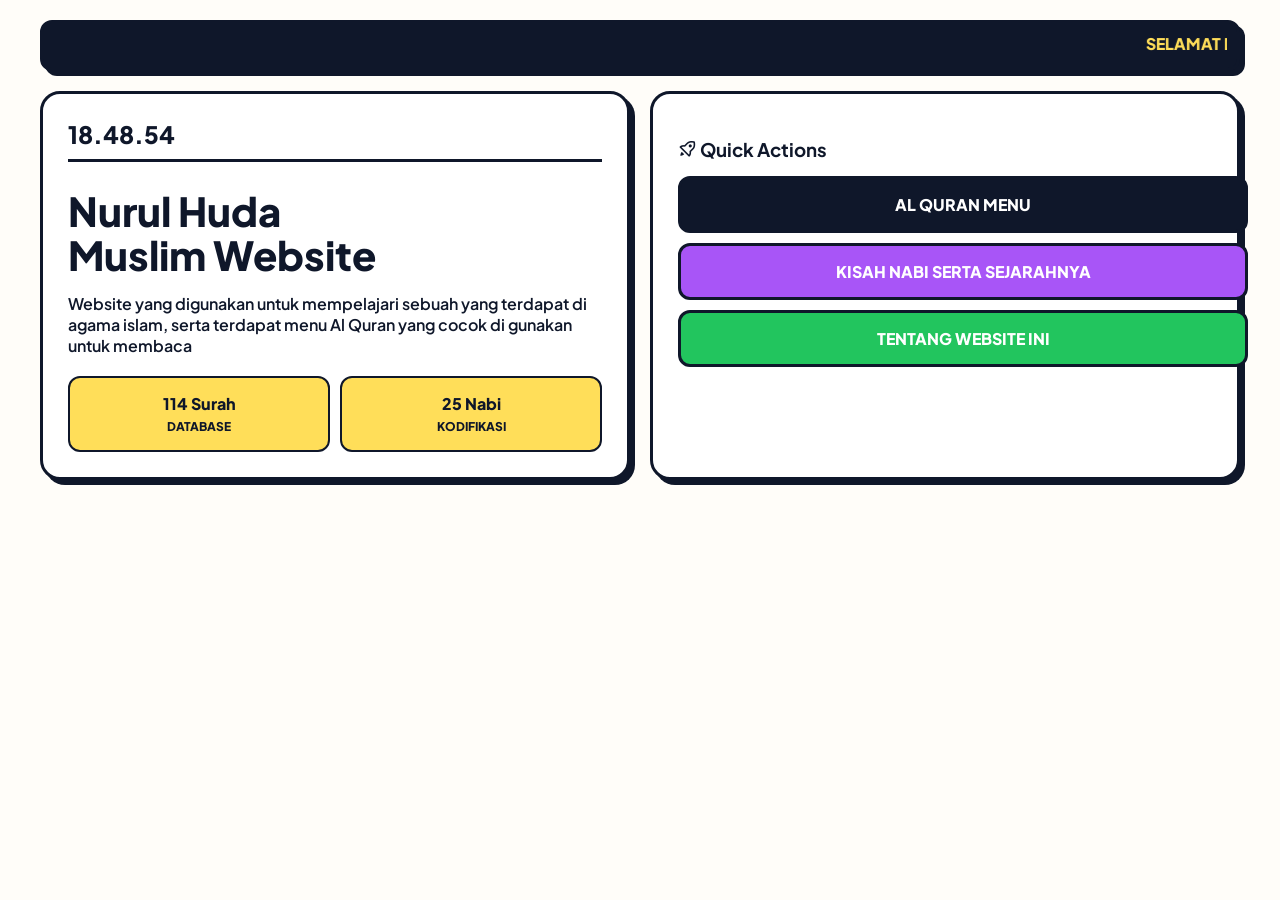
<file: index.html>
<!DOCTYPE html>
<html lang="id">
<head>
    <meta charset="UTF-8">
    <meta name="viewport" content="width=device-width, initial-scale=1.0">
    <title>Islamic Website</title>
    <link href='https://unpkg.com/boxicons@2.1.4/css/boxicons.min.css' rel='stylesheet'>
    <link href="https://fonts.googleapis.com/css2?family=Plus+Jakarta+Sans:wght@500;700;800&display=swap" rel="stylesheet">
    <style>
        :root {
            --bg-color: #FFFDF9;
            --main-color: #FFDE59;
            --dark-color: #0F172A;
            --accent-green: #22C55E;
            --accent-purple: #A855F7;
            --accent-orange: #FB923C;
            --border-color: #0F172A;
            --shadow-neo: 5px 5px 0px #0F172A;
        }

        body { background-color: var(--bg-color); color: var(--dark-color); font-family: 'Plus Jakarta Sans', sans-serif; padding: 20px; max-width: 1200px; margin: 0 auto; }

        .marquee-container {
            background: var(--dark-color);
            color: var(--main-color);
            padding: 10px;
            border: 3px solid var(--border-color);
            border-radius: 12px;
            margin-bottom: 20px;
            font-weight: 800;
            overflow: hidden;
            box-shadow: var(--shadow-neo);
        }

        .dashboard-grid { display: grid; grid-template-columns: repeat(auto-fit, minmax(300px, 1fr)); gap: 20px; }

        .card {
            background: #fff;
            border: 3px solid var(--border-color);
            padding: 25px;
            border-radius: 20px;
            box-shadow: var(--shadow-neo);
            transition: 0.2s;
        }

        .card:hover { transform: translate(-5px, -5px); box-shadow: 10px 10px 0px var(--border-color); }

        .hero-title { font-size: 40px; font-weight: 800; line-height: 1.1; margin-bottom: 15px; }

        .stats-grid { display: grid; grid-template-columns: 1fr 1fr; gap: 10px; margin-top: 20px; }
        .stat-box { background: var(--main-color); border: 2px solid var(--border-color); padding: 15px; border-radius: 12px; text-align: center; font-weight: 800; }

        .btn-menu {
            display: block;
            width: 100%;
            background: var(--dark-color);
            color: white;
            padding: 15px;
            text-align: center;
            border-radius: 12px;
            font-weight: 800;
            text-decoration: none;
            border: 3px solid var(--border-color);
            margin-top: 10px;
        }

        .clock-box { font-size: 24px; font-weight: 800; border-bottom: 3px solid var(--border-color); padding-bottom: 10px; margin-bottom: 10px; }
    </style>
</head>
<body>

    <div class="marquee-container">
        <marquee behavior="scroll" direction="left">
            SELAMAT DATANG USER SEMOGA BETAH YA , NIKMATI SEMUA FITUR YANG TERDAPAT DI WEBSITE INI
        </marquee>
    </div>

    <div class="dashboard-grid">
        <div class="card">
            <div class="clock-box" id="realTime">00:00:00</div>
            <h1 class="hero-title">Nurul Huda<br>Muslim Website</h1>
            <p style="font-weight: 600;">Website yang digunakan untuk mempelajari sebuah yang terdapat di agama islam, serta terdapat menu Al Quran yang cocok di gunakan untuk membaca</p>
            
            <div class="stats-grid">
                <div class="stat-box">114 Surah<br><span style="font-size:12px;">DATABASE</span></div>
                <div class="stat-box">25 Nabi<br><span style="font-size:12px;">KODIFIKASI</span></div>
            </div>
        </div>

        <div class="card">
            <h3 style="margin-bottom: 15px;"><i class='bx bx-rocket'></i> Quick Actions</h3>
            <a href="quran.html" class="btn-menu">AL QURAN MENU</a>
            <a href="kisah.html" class="btn-menu" style="background: var(--accent-purple);">KISAH NABI SERTA SEJARAHNYA</a>
            <a href="tentang.html" class="btn-menu" style="background: var(--accent-green);">TENTANG WEBSITE INI</a>
        </div>
    </div>

    <script>
        function updateClock() {
            const now = new Date();
            document.getElementById('realTime').innerText = now.toLocaleTimeString('id-ID');
        }
        setInterval(updateClock, 1000);
        updateClock();
    </script>
</body>
</html>
</file>
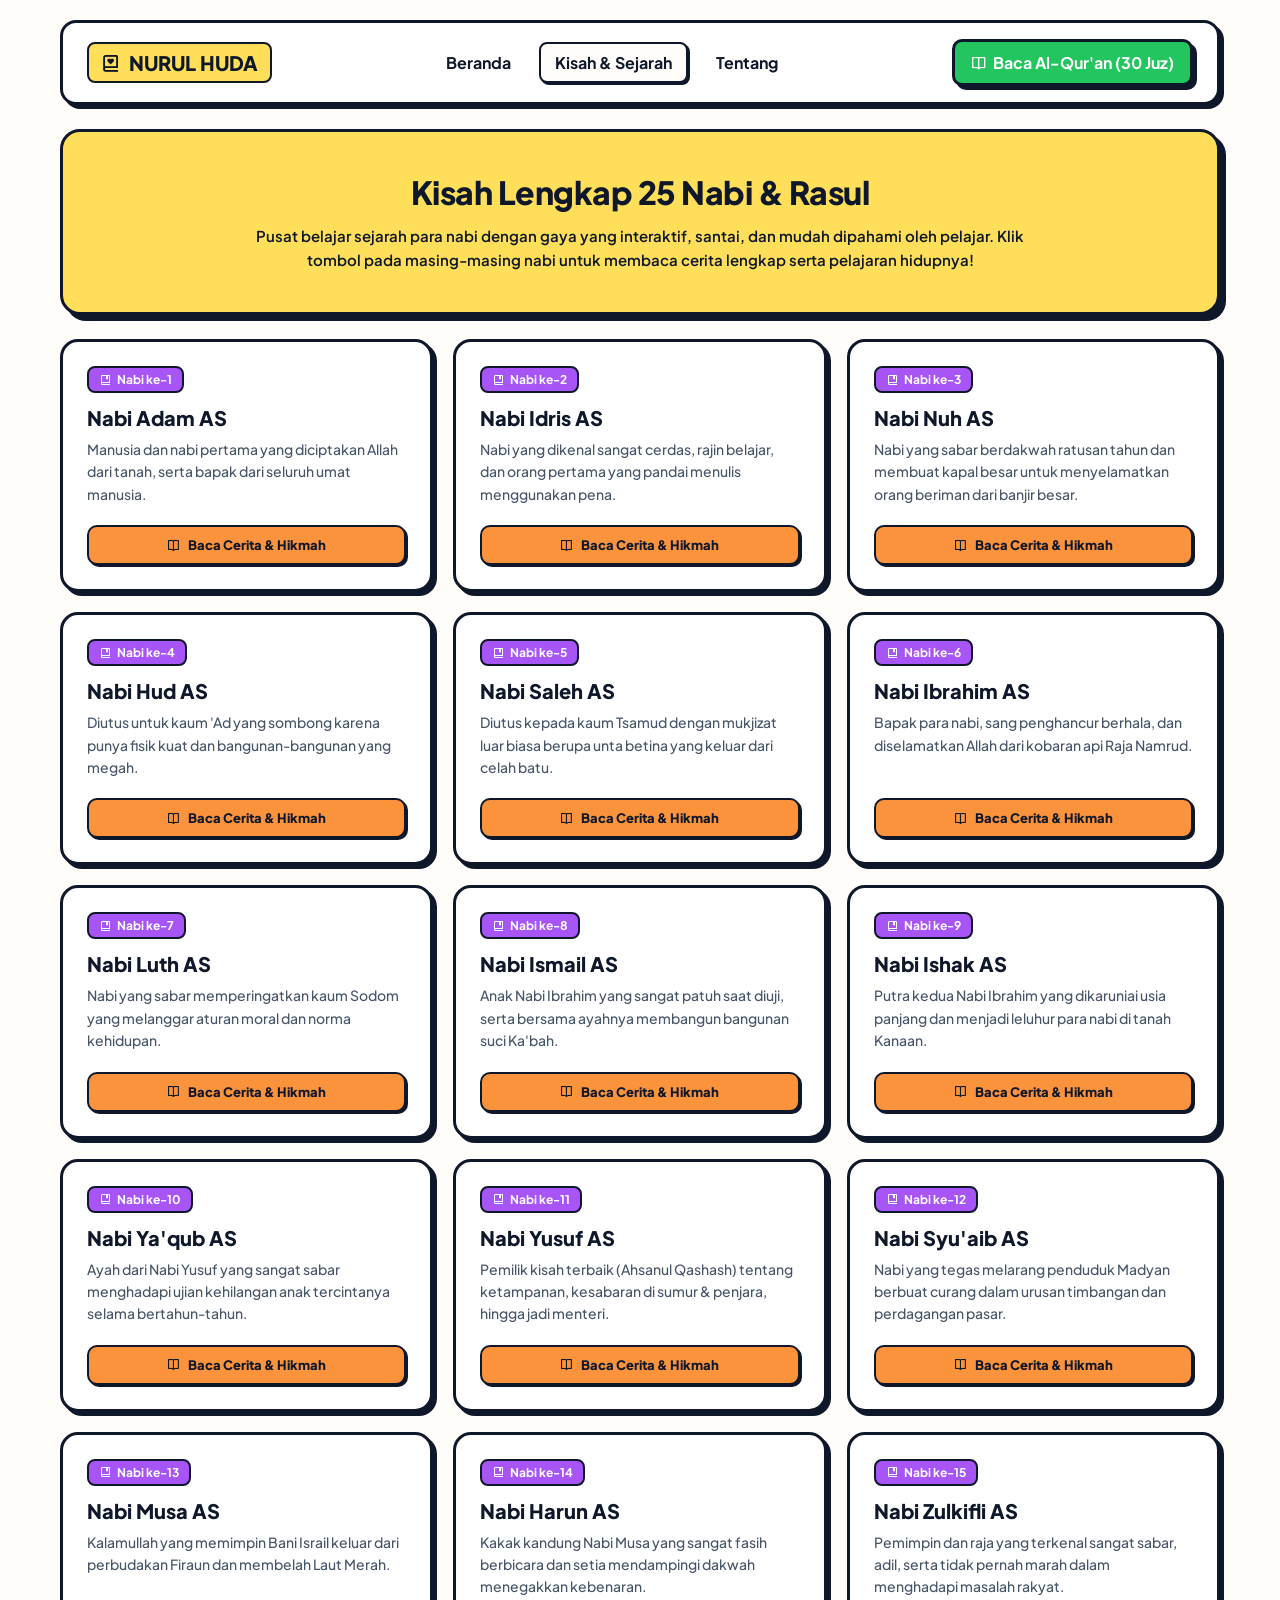
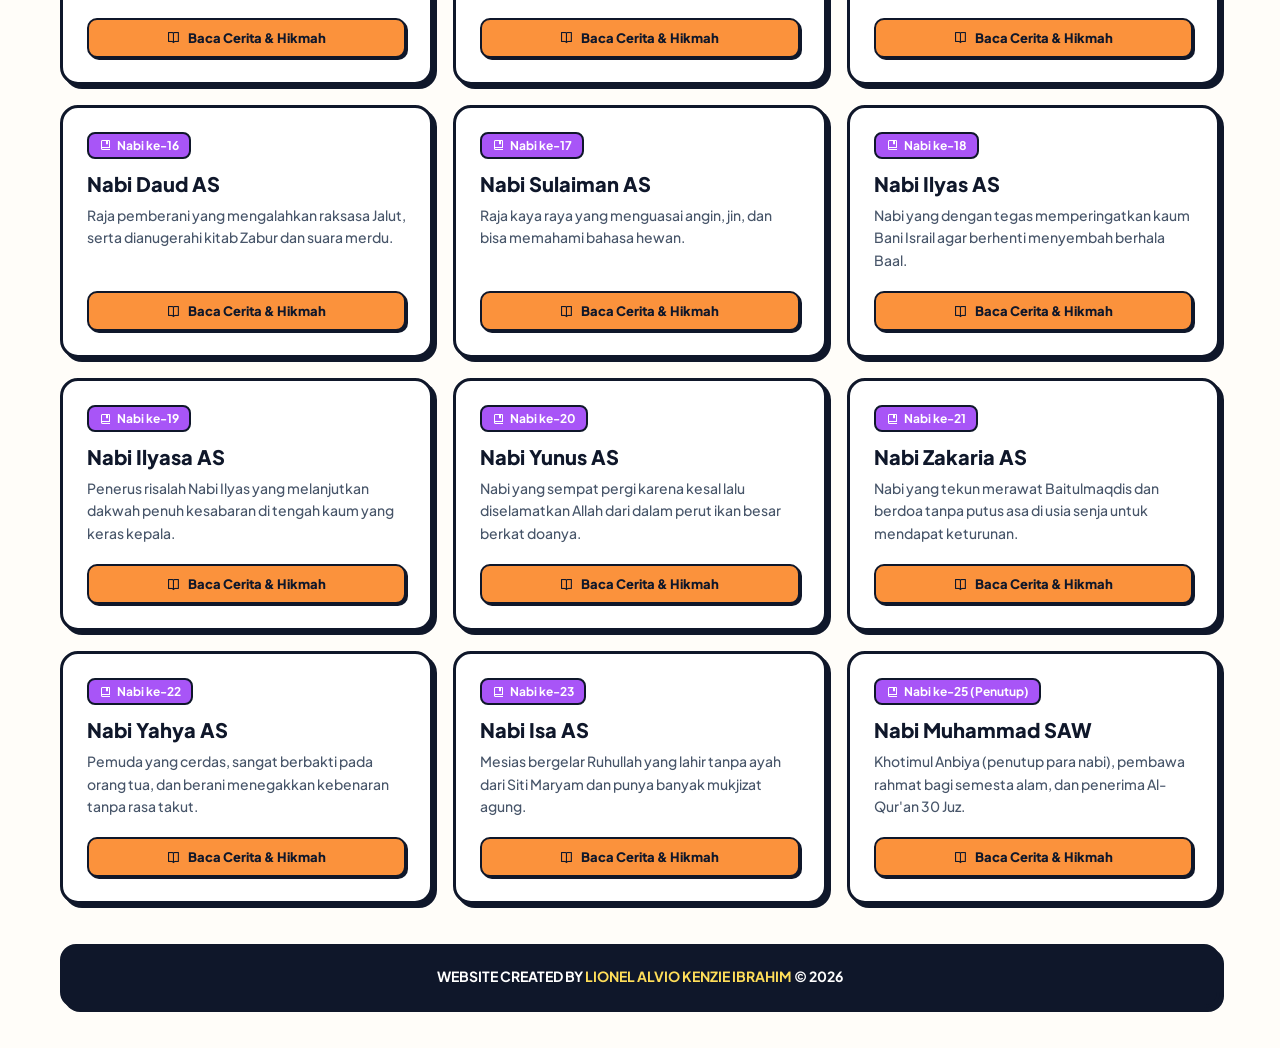
<file: kisah.html>
<!DOCTYPE html>
<html lang="id">
<head>
    <meta charset="UTF-8">
    <meta name="viewport" content="width=device-width, initial-scale=1.0">
    <title>Kisah 25 Nabi & Rasul - Nurul Huda</title>
    <!-- Boxicons untuk Ikon -->
    <link href='https://unpkg.com/boxicons@2.1.4/css/boxicons.min.css' rel='stylesheet'>
    <!-- Google Fonts -->
    <link href="https://fonts.googleapis.com/css2?family=Plus+Jakarta+Sans:wght@500;700;800&family=Amiri:wght@700&display=swap" rel="stylesheet">
    
    <style>
        :root {
            --bg-color: #FFFDF9;
            --main-color: #FFDE59; /* Kuning cerah Neo-Brutalism */
            --accent-green: #22C55E;
            --accent-purple: #A855F7;
            --accent-orange: #FB923C;
            --dark-color: #0F172A;
            --border-color: #0F172A;
            --shadow-neo: 4px 4px 0px #0F172A;
            --shadow-neo-lg: 6px 6px 0px #0F172A;
        }

        * {
            box-sizing: border-box;
            margin: 0;
            padding: 0;
            font-family: 'Plus Jakarta Sans', sans-serif;
        }

        body {
            background-color: var(--bg-color);
            color: var(--dark-color);
            padding: 20px;
            max-width: 1200px;
            margin: 0 auto;
        }

        /* Header / Navbar */
        header {
            display: flex;
            justify-content: space-between;
            align-items: center;
            background: #ffffff;
            border: 3px solid var(--border-color);
            padding: 16px 24px;
            border-radius: 16px;
            box-shadow: var(--shadow-neo);
            margin-bottom: 24px;
            flex-wrap: wrap;
            gap: 15px;
        }

        .logo {
            font-weight: 800;
            font-size: 20px;
            display: flex;
            align-items: center;
            gap: 8px;
            background: var(--main-color);
            padding: 6px 12px;
            border: 2px solid var(--border-color);
            border-radius: 8px;
        }

        .nav-links {
            display: flex;
            gap: 12px;
            align-items: center;
        }

        .nav-links a {
            text-decoration: none;
            color: var(--dark-color);
            font-weight: 700;
            padding: 8px 14px;
            border-radius: 8px;
            border: 2px solid transparent;
            transition: 0.2s;
        }

        .nav-links a:hover, .nav-links a.active {
            background: var(--bg-color);
            border-color: var(--border-color);
            box-shadow: 2px 2px 0px var(--border-color);
        }

        .btn-quran-header {
            background: var(--accent-green);
            color: #fff;
            text-decoration: none;
            font-weight: 700;
            padding: 10px 16px;
            border: 3px solid var(--border-color);
            border-radius: 10px;
            box-shadow: var(--shadow-neo);
            display: flex;
            align-items: center;
            gap: 6px;
            transition: 0.1s;
        }

        .btn-quran-header:active {
            transform: translate(2px, 2px);
            box-shadow: 2px 2px 0px var(--border-color);
        }

        /* Hero Banner Kisah */
        .story-hero {
            background: var(--main-color);
            border: 3px solid var(--border-color);
            border-radius: 20px;
            padding: 40px 30px;
            text-align: center;
            margin-bottom: 24px;
            box-shadow: var(--shadow-neo-lg);
            position: relative;
        }

        .story-hero h1 {
            font-size: 32px;
            font-weight: 800;
            margin-bottom: 12px;
            letter-spacing: -0.5px;
        }

        .story-hero p {
            font-size: 15px;
            line-height: 1.6;
            max-width: 800px;
            margin: 0 auto;
            font-weight: 600;
        }

        /* Grid Kartu Nabi */
        .story-grid {
            display: grid;
            grid-template-columns: repeat(auto-fit, minmax(300px, 1fr));
            gap: 20px;
            margin-bottom: 40px;
        }

        .story-card {
            background: #ffffff;
            border: 3px solid var(--border-color);
            border-radius: 18px;
            padding: 24px;
            box-shadow: var(--shadow-neo);
            transition: 0.15s ease;
            cursor: pointer;
            display: flex;
            flex-direction: column;
            justify-content: space-between;
        }

        .story-card:hover {
            transform: translate(-3px, -3px);
            box-shadow: 7px 7px 0px var(--border-color);
            background: #FEFCE8;
        }

        .story-badge {
            display: inline-flex;
            align-items: center;
            gap: 6px;
            background: var(--accent-purple);
            color: #fff;
            padding: 4px 10px;
            border-radius: 8px;
            font-size: 12px;
            font-weight: 700;
            margin-bottom: 12px;
            border: 2px solid var(--border-color);
        }

        .story-card h3 {
            font-size: 20px;
            font-weight: 800;
            color: var(--dark-color);
            margin-bottom: 8px;
        }

        .story-card p {
            font-size: 14px;
            color: #475569;
            line-height: 1.6;
            margin-bottom: 20px;
            font-weight: 500;
        }

        .read-book-btn {
            background: var(--accent-orange);
            color: var(--dark-color);
            border: 2px solid var(--border-color);
            padding: 10px 16px;
            border-radius: 10px;
            font-weight: 800;
            font-size: 13px;
            display: flex;
            align-items: center;
            justify-content: center;
            gap: 8px;
            box-shadow: 2px 2px 0px var(--border-color);
            transition: 0.1s;
        }

        .story-card:hover .read-book-btn {
            background: var(--main-color);
        }

        .read-book-btn:active {
            transform: translate(2px, 2px);
            box-shadow: none;
        }
        
        /* Style Modal Buku Digital (Neo-Brutalism) */
        .book-modal {
            display: none;
            position: fixed;
            top: 0;
            left: 0;
            width: 100%;
            height: 100%;
            background: rgba(15, 23, 42, 0.85);
            z-index: 3000;
            overflow-y: auto;
            padding: 20px;
            backdrop-filter: blur(4px);
        }

        .book-container {
            max-width: 850px;
            margin: 40px auto;
            background: #ffffff;
            border: 3px solid var(--border-color);
            border-radius: 24px;
            padding: 40px;
            box-shadow: 8px 8px 0px var(--border-color);
            position: relative;
        }

        .close-book {
            position: absolute;
            top: 24px;
            right: 24px;
            background: #EF4444;
            color: #ffffff;
            border: 2px solid var(--border-color);
            padding: 8px 14px;
            border-radius: 10px;
            cursor: pointer;
            font-weight: 800;
            font-size: 13px;
            display: flex;
            align-items: center;
            gap: 6px;
            box-shadow: 2px 2px 0px var(--border-color);
            transition: 0.1s;
        }

        .close-book:active {
            transform: translate(2px, 2px);
            box-shadow: none;
        }

        .book-title {
            color: var(--dark-color);
            font-size: 26px;
            font-weight: 800;
            margin-bottom: 8px;
        }

        .book-subtitle {
            color: #64748B;
            font-size: 13px;
            font-weight: 700;
            margin-bottom: 24px;
            padding-bottom: 16px;
            border-bottom: 2px solid #E2E8F0;
            display: flex;
            gap: 15px;
            flex-wrap: wrap;
        }

        .book-content-body {
            color: var(--dark-color);
            font-size: 15px;
            line-height: 1.8;
            display: flex;
            flex-direction: column;
            gap: 16px;
            font-weight: 500;
        }

        .book-content-body h4 {
            font-weight: 800;
            display: flex;
            align-items: center;
            gap: 8px;
            font-size: 17px;
        }

        .hikmah-box {
            background: #FEF08A;
            border: 3px solid var(--border-color);
            padding: 20px;
            border-radius: 16px;
            margin-top: 10px;
            box-shadow: var(--shadow-neo);
        }

        .hikmah-box h5 {
            color: var(--dark-color);
            font-size: 16px;
            font-weight: 800;
            margin-bottom: 8px;
            display: flex;
            align-items: center;
            gap: 8px;
        }

        .hikmah-box p {
            font-weight: 600;
        }

        /* Footer */
        footer {
            text-align: center;
            background: #0F172A;
            color: #fff;
            padding: 20px;
            border-radius: 16px;
            border: 3px solid var(--border-color);
            box-shadow: var(--shadow-neo);
            font-weight: 700;
            font-size: 14px;
            margin-bottom: 20px;
        }

        footer strong {
            color: var(--main-color);
        }
    </style>
</head>
<body>

    <!-- Header / Navbar Konsisten -->
    <header>
        <div class="logo"><i class='bx bx-book-heart'></i> NURUL HUDA</div>
        <nav class="nav-links">
            <a href="index.html">Beranda</a>
            <a href="kisah.html" class="active">Kisah & Sejarah</a>
            <a href="tentang.html">Tentang</a>
        </nav>
        <a href="quran.html" class="btn-quran-header">
            <i class='bx bx-book-open'></i> Baca Al-Qur'an (30 Juz)
        </a>
    </header>

    <div class="container">
        <!-- Hero Banner Kisah -->
        <div class="story-hero">
            <h1>Kisah Lengkap 25 Nabi & Rasul</h1>
            <p>Pusat belajar sejarah para nabi dengan gaya yang interaktif, santai, dan mudah dipahami oleh pelajar. Klik tombol pada masing-masing nabi untuk membaca cerita lengkap serta pelajaran hidupnya!</p>
        </div>

        <!-- Grid Daftar Nabi -->
        <div class="story-grid" id="nabiGrid">
            <!-- Data card akan dimuat otomatis oleh JavaScript -->
        </div>
    </div>

    <!-- Modal Popup Buku Digital -->
    <div id="bookModal" class="book-modal">
        <div class="book-container">
            <button class="close-book" onclick="closeBook()"><i class='bx bx-x' style="font-size: 18px;"></i> Tutup</button>
            <div id="bookModalContent"></div>
        </div>
    </div>

    <footer>
        WEBSITE CREATED BY <strong>LIONEL ALVIO KENZIE IBRAHIM</strong> &copy; 2026
    </footer>

    <script>
        // Database Lengkap 25 Nabi & Rasul dari Adam AS sampai Muhammad SAW
        const nabiData = [
            {
                id: "adam",
                num: "Nabi ke-1",
                name: "Nabi Adam AS",
                desc: "Manusia dan nabi pertama yang diciptakan Allah dari tanah, serta bapak dari seluruh umat manusia.",
                story: "Nabi Adam AS adalah manusia pertama yang diciptakan Allah SWT langsung dari tanah liat. Beliau diajarkan berbagai nama benda oleh Allah dan ditempatkan di Surga bersama istrinya, Siti Hawa. Di sana, mereka hidup bahagia, namun diingatkan agar tidak mendekati satu buah terlarang. Karena bujukan iblis, mereka sempat berbuat khilaf dan memakan buah tersebut. Tapi, Nabi Adam langsung bertaubat dengan sungguh-sungguh kepada Allah, dan taubatnya pun diterima.",
                hikmah: "Kalau kita berbuat salah atau khilaf, jangan malu untuk langsung meminta maaf dan bertaubat kepada Allah. Allah itu Maha Pengampun."
            },
            {
                id: "idris",
                num: "Nabi ke-2",
                name: "Nabi Idris AS",
                desc: "Nabi yang dikenal sangat cerdas, rajin belajar, dan orang pertama yang pandai menulis menggunakan pena.",
                story: "Nabi Idris AS adalah keturunan Nabi Adam yang terkenal sangat cerdas, rajin, dan sabar. Beliau adalah orang pertama yang pandai membaca, menulis menggunakan pena, serta pandai menjahit pakaian sendiri. Semasa hidupnya, beliau selalu menggunakan waktunya untuk beribadah dan mengajarkan kebaikan kepada kaumnya agar tidak tersesat.",
                hikmah: "Rajin belajar dan punya keterampilan itu sangat penting. Ilmu yang bermanfaat akan membuat hidup kita jauh lebih terarah."
            },
            {
                id: "nuh",
                num: "Nabi ke-3",
                name: "Nabi Nuh AS",
                desc: "Nabi yang sabar berdakwah ratusan tahun dan membuat kapal besar untuk menyelamatkan orang beriman dari banjir besar.",
                story: "Nabi Nuh AS berdakwah selama ratusan tahun mengajak kaumnya untuk menyembah Allah Yang Maha Esa. Sayangnya, kebanyakan dari mereka malah mengejek dan menolak ajakan Nabi Nuh. Akhirnya, Allah memerintahkan Nabi Nuh untuk membuat sebuah kapal kayu yang sangat besar di tengah daratan. Saat banjir bandang dahsyat datang melanda, hanya Nabi Nuh dan pengikut setianya yang selamat di dalam kapal tersebut.",
                hikmah: "Kesabaran itu tidak ada batasnya kalau kita niatkan karena Allah. Walaupun diejek orang lain, tetaplah berada di jalan yang benar."
            },
            {
                id: "hud",
                num: "Nabi ke-4",
                name: "Nabi Hud AS",
                desc: "Diutus untuk kaum 'Ad yang sombong karena punya fisik kuat dan bangunan-bangunan yang megah.",
                story: "Nabi Hud AS diutus kepada kaum 'Ad yang tinggal di daerah Al-Ahqaf. Mereka adalah kaum yang badannya kuat-kuat, kaya raya, dan suka menyombongkan diri dengan membangun gedung-gedung mewah di atas bukit. Nabi Hud mengingatkan mereka agar bersyukur kepada Allah, tapi mereka malah sombong dan menantang azab. Akhirnya, Allah mengirimkan angin kencang yang sangat dingin selama 7 hari 7 malam hingga kaum tersebut binasa.",
                hikmah: "Kekayaan, kekuatan fisik, atau kepintaran jangan pernah bikin kita sombong, karena semua itu cuma titipan dari Allah."
            },
            {
                id: "saleh",
                num: "Nabi ke-5",
                name: "Nabi Saleh AS",
                desc: "Diutus kepada kaum Tsamud dengan mukjizat luar biasa berupa unta betina yang keluar dari celah batu.",
                story: "Kaum Tsamud sangat pandai memahat gunung-gunung untuk dijadikan rumah tinggal yang megah. Saat Nabi Saleh mengajak mereka beriman, mereka meminta mukjizat yang tidak masuk akal: mengeluarkan seekor unta bunting dari dalam batu besar. Atas izin Allah, mukjizat itu benar-benar terjadi! Sayangnya, orang-orang kafir di sana malah dengki dan menyembelih unta tersebut, sehingga mereka diazab dengan suara petir yang menggelegar.",
                hikmah: "Jangan pernah merusak atau menentang nikmat yang sudah diberikan Allah, dan hargailah kepercayaan yang ada."
            },
            {
                id: "ibrahim",
                num: "Nabi ke-6",
                name: "Nabi Ibrahim AS",
                desc: "Bapak para nabi, sang penghancur berhala, dan diselamatkan Allah dari kobaran api Raja Namrud.",
                story: "Nabi Ibrahim AS terkenal sangat cerdas dan berani sejak kecil. Beliau menghancurkan patung-patung berhala sesembahan kaumnya untuk menyadarkan mereka bahwa berhala itu tidak bisa berbuat apa-apa. Akibatnya, Raja Namrud yang murka memerintahkan agar Nabi Ibrahim dibakar hidup-hidup di dalam api yang sangat besar. Tapi atas kuasa Allah, api tersebut mendadak terasa dingin dan menyelamatkan Nabi Ibrahim tanpa luka sedikit pun.",
                hikmah: "Keberanian dalam membela kebenaran pasti akan dijaga dan dilindungi oleh Allah SWT dari segala mara bahaya."
            },
            {
                id: "luth",
                num: "Nabi ke-7",
                name: "Nabi Luth AS",
                desc: "Nabi yang sabar memperingatkan kaum Sodom yang melanggar aturan moral dan norma kehidupan.",
                story: "Nabi Luth AS adalah keponakan Nabi Ibrahim yang diutus ke kota Sodom. Penduduk kota ini terkenal suka melakukan perbuatan keji yang melanggar kodrat dan aturan kemanusiaan yang sehat. Nabi Luth terus-menerus menasihati mereka dengan sabar, tapi mereka justru mengusir Nabi Luth dari kota. Akhirnya, Allah menurunkan azab berupa hujan batu yang panas dan menjungkirbalikkan kota Sodom.",
                hikmah: "Jauhi perbuatan menyimpang dan lingkungan yang rusak, karena norma agama diciptakan demi keselamatan manusia itu sendiri."
            },
            {
                id: "ismail",
                num: "Nabi ke-8",
                name: "Nabi Ismail AS",
                desc: "Anak Nabi Ibrahim yang sangat patuh saat diuji, serta bersama ayahnya membangun bangunan suci Ka'bah.",
                story: "Nabi Ismail AS sejak kecil dikenal sebagai anak yang sangat penurut, sabar, dan berbakti kepada orang tua. Ketika Nabi Ibrahim mendapat mimpi untuk menyembelih putranya sebagai ujian ketaatan, Ismail dengan ikhlas berkata, 'Wahai ayahku, kerjakanlah apa yang diperintahkan kepadamu.' Menjelang disembelih, Allah mengganti Ismail dengan seekor domba besar. Bersama ayahnya, Ismail juga yang membangun fondasi Ka'bah di Makkah.",
                hikmah: "Kepatuhan kepada orang tua dan keikhlasan dalam menjalankan perintah Allah adalah kunci utama mendapatkan keberkahan hidup."
            },
            {
                id: "ishak",
                num: "Nabi ke-9",
                name: "Nabi Ishak AS",
                desc: "Putra kedua Nabi Ibrahim yang dikaruniai usia panjang dan menjadi leluhur para nabi di tanah Kanaan.",
                story: "Nabi Ishak AS adalah adik dari Nabi Ismail yang lahir dari ibunya, Siti Sarah, ketika kedua orang tuanya sudah berusia sangat lanjut. Kelahirannya merupakan mukjizat dan kabar gembira dari para malaikat. Nabi Ishak tumbuh menjadi nabi yang bijaksana, santun, dan melanjutkan dakwah ayahnya di wilayah Palestina dan sekitarnya.",
                hikmah: "Keluarga yang penuh dengan doa dan kebaikan akan melahirkan keturunan yang membawa keberkahan bagi sesama."
            },
            {
                id: "yaqub",
                num: "Nabi ke-10",
                name: "Nabi Ya'qub AS",
                desc: "Ayah dari Nabi Yusuf yang sangat sabar menghadapi ujian kehilangan anak tercintanya selama bertahun-tahun.",
                story: "Nabi Ya'qub AS adalah putra Nabi Ishak yang memiliki 12 orang anak laki-laki. Beliau sangat menyayangi putranya, Yusuf, karena melihat tanda-tanda kenabian padanya. Ketika Yusuf dikabarkan tewas diterkam serigala (padahal dibuang saudaranya ke sumur), Nabi Ya'qub bersabar dengan kesabaran yang luar biasa (*shabrun jamil*), hingga air matanya habis dan matanya buta karena terus menangis, namun imannya kepada Allah tidak pernah goyah.",
                hikmah: "Ujian seberat apapun dalam keluarga harus dihadapi dengan kesabaran tingkat tinggi dan husnuzhan (berprasangka baik) kepada Allah."
            },
            {
                id: "yusuf",
                num: "Nabi ke-11",
                name: "Nabi Yusuf AS",
                desc: "Pemilik kisah terbaik (Ahsanul Qashash) tentang ketampanan, kesabaran di sumur & penjara, hingga jadi menteri.",
                story: "Nabi Yusuf AS mengalami perjalanan hidup yang luar biasa dramatis. Dimulai dari dibuang kakak kandungnya ke sumur, dijual sebagai budak, difitnah di istana oleh Zulaikha hingga dipenjara bertahun-tahun. Berkat kepandaiannya menafsirkan mimpi Raja Mesir, beliau akhirnya dibebaskan dan diangkat menjadi menteri keuangan yang menyelamatkan negeri dari bahaya kelaparan.",
                hikmah: "Jangan pernah putus asa ketika ditimpa masalah, karena di balik kesulitan pasti ada rencana indah yang disiapkan Allah."
            },
            {
                id: "syuaib",
                num: "Nabi ke-12",
                name: "Nabi Syu'aib AS",
                desc: "Nabi yang tegas melarang penduduk Madyan berbuat curang dalam urusan timbangan dan perdagangan pasar.",
                story: "Nabi Syu'aib AS diutus kepada penduduk Madyan yang mayoritas kerjanya berdagang. Sifat buruk mereka adalah suka curang: kalau membeli minta dilebihkan, tapi kalau menimbang dan menakar untuk orang lain selalu dikurangi. Nabi Syu'aib terus mengingatkan mereka agar jujur dalam berniaga, tapi mereka menolak hingga akhirnya Allah menimpakan azab gempa dahsyat dan awan panas.",
                hikmah: "Kejujuran dalam belajar, ujian, maupun berdagang adalah harga mati. Kecurangan sekecil apapun pasti dicatat oleh Allah."
            },
            {
                id: "musa",
                num: "Nabi ke-13",
                name: "Nabi Musa AS",
                desc: "Kalamullah yang memimpin Bani Israil keluar dari perbudakan Firaun dan membelah Laut Merah.",
                story: "Nabi Musa AS dibesarkan di istana Firaun setelah diselamatkan dalam keranjang di Sungai Nil. Setelah dewasa dan diangkat menjadi nabi, beliau mendatangi Firaun untuk membebaskan Bani Israil. Bersama saudaranya Nabi Harun, beliau menghadapi sihir istana Firaun. Puncaknya, saat dikejar pasukan Firaun, Nabi Musa memukul tongkatnya ke laut atas perintah Allah, sehingga Laut Merah terbelah menjadi jalan kering.",
                hikmah: "Kebenaran pasti akan menang melawan kezaliman, dan pertolongan Allah selalu dekat bagi hamba yang bertawakal."
            },
            {
                id: "harun",
                num: "Nabi ke-14",
                name: "Nabi Harun AS",
                desc: "Kakak kandung Nabi Musa yang sangat fasih berbicara dan setia mendampingi dakwah menegakkan kebenaran.",
                story: "Nabi Harun AS dikaruniai keahlian berbicara yang sangat fasih dan jelas. Beliau diminta oleh Nabi Musa kepada Allah agar diangkat menjadi pendamping sekaligus pembantunya dalam menghadapi Firaun. Nabi Harun selalu setia melindungi dan menjaga umatnya di bukit Tursina ketika Nabi Musa sedang pergi bermunajat menerima Kitab Taurat.",
                hikmah: "Kerja sama tim yang kompak dan saling mendukung dalam kebaikan akan membuat pekerjaan berat terasa lebih ringan."
            },
            {
                id: "zulkifli",
                num: "Nabi ke-15",
                name: "Nabi Zulkifli AS",
                desc: "Pemimpin dan raja yang terkenal sangat sabar, adil, serta tidak pernah marah dalam menghadapi masalah rakyat.",
                story: "Nabi Zulkifli AS adalah seorang raja yang saleh dan pemimpin yang adil. Beliau terkenal karena kesabarannya yang luar biasa dalam memimpin rakyatnya. Setiap siang beliau berpuasa dan mengurus urusan rakyat, sementara malamnya dihabiskan untuk beribadah. Beliau bahkan membuat janji pada dirinya sendiri untuk tidak pernah marah dalam memutuskan perkara apapun.",
                hikmah: "Menjadi pemimpin atau orang yang diandalkan harus punya sifat sabar, adil, dan mampu menahan emosi."
            },
            {
                id: "daud",
                num: "Nabi ke-16",
                name: "Nabi Daud AS",
                desc: "Raja pemberani yang mengalahkan raksasa Jalut, serta dianugerahi kitab Zabur dan suara merdu.",
                story: "Nabi Daud AS dulunya adalah seorang prajurit muda yang ikut berperang melawan pasukan zalim pimpinan Jalut (Goliath). Dengan hanya menggunakan ketapel kecil, Nabi Daud berhasil mengalahkan Jalut. Setelah dewasa, beliau diangkat menjadi nabi sekaligus raja, dianugerahi Kitab Zabur, serta mukjizat bisa melunakkan besi panas dengan tangan kosong serta suara merdu yang membuat gunung dan burung ikut bertasbih.",
                hikmah: "Kekuatan fisik yang besar bisa dikalahkan oleh keberanian, kecerdasan, dan izin dari Allah SWT."
            },
            {
                id: "sulaiman",
                num: "Nabi ke-17",
                name: "Nabi Sulaiman AS",
                desc: "Raja kaya raya yang menguasai angin, jin, dan bisa memahami bahasa hewan.",
                story: "Nabi Sulaiman AS adalah putra Nabi Daud yang mewarisi kerajaan megah. Beliau meminta kepada Allah kekuasaan yang tidak diberikan kepada siapapun setelahnya. Beliau bisa memerintahkan angin untuk perjalanan kilat, memerintahkan bangsa jin untuk membangun gedung, serta mengerti obrolan semut dan burung hud-hud. Berkat kebijaksanaannya, Ratu Balqis dari negeri Saba' pun akhirnya beriman kepada Allah.",
                hikmah: "Kekayaan dan fasilitas mewah tidak membuat Nabi Sulaiman sombong, melainkan membuatnya semakin rajin bersyukur."
            },
            {
                id: "ilyas",
                num: "Nabi ke-18",
                name: "Nabi Ilyas AS",
                desc: "Nabi yang dengan tegas memperingatkan kaum Bani Israil agar berhenti menyembah berhala Baal.",
                story: "Nabi Ilyas AS diutus kepada kaum Bani Israil di wilayah timur Yordania yang kembali bandel karena menyembah patung berhala bernama Baal. Nabi Ilyas terus menerus memperingatkan mereka bahwa berhala itu tidak bisa memberi manfaat atau mudarat. Meski sempat diancam dan diburu oleh penguasa setempat, beliau tetap tegar berdakwah.",
                hikmah: "Keteguhan prinsip untuk tetap berada di jalan Allah sangat diuji ketika orang di sekitar kita mulai menyimpang."
            },
            {
                id: "ilyasa",
                num: "Nabi ke-19",
                name: "Nabi Ilyasa AS",
                desc: "Penerus risalah Nabi Ilyas yang melanjutkan dakwah penuh kesabaran di tengah kaum yang keras kepala.",
                story: "Nabi Ilyasa AS (Elisha) adalah murid sekaligus penerus setia dari Nabi Ilyas AS. Beliau melanjutkan tugas kenabian untuk membimbing Bani Israil setelah Nabi Ilyas wafat. Beliau mengajarkan kebaikan, kedisiplinan hidup, serta nilai-nilai ajaran tauhid kepada umatnya dengan penuh kelembutan.",
                hikmah: "Meneruskan estafet kebaikan dan ilmu dari orang tua atau guru adalah tugas mulia bagi generasi penerus."
            },
            {
                id: "yunus",
                num: "Nabi ke-20",
                name: "Nabi Yunus AS",
                desc: "Nabi yang sempat pergi karena kesal lalu diselamatkan Allah dari dalam perut ikan besar berkat doanya.",
                story: "Nabi Yunus AS sempat merasa sedih dan kesal karena kaumnya di Ninawa keras kepala menolak dakwahnya, sehingga beliau pergi meninggalkan mereka menaiki kapal laut. Di tengah jalan, kapal hampir tenggelam karena kelebihan muatan, lalu Nabi Yunus merelakan diri untuk diundi dan melompat ke laut. Beliau langsung ditelan oleh seekor ikan paus besar. Di dalam perut ikan yang gelap gulita, beliau terus berdzikir memohon ampun hingga Allah menyelamatkannya.",
                hikmah: "Jangan pernah putus asa atau lari dari tanggung jawab. Dzikir dan doa mampu menyelamatkan kita dari tempat paling gelap sekalipun."
            },
            {
                id: "zakaria",
                num: "Nabi ke-21",
                name: "Nabi Zakaria AS",
                desc: "Nabi yang tekun merawat Baitulmaqdis dan berdoa tanpa putus asa di usia senja untuk mendapat keturunan.",
                story: "Nabi Zakaria AS adalah pengurus rumah ibadah Baitulmaqdis yang setia merawat Siti Maryam. Di usianya yang sudah renta dan rambutnya memutih, beliau belum juga dikaruniai anak. Namun, beliau tidak pernah berhenti berdoa secara khusyuk kepada Allah memohon keturunan yang saleh. Doa tulusnya dikabulkan Allah dengan lahirnya Nabi Yahya AS.",
                hikmah: "Jangan pernah berhenti berdoa kepada Allah, karena Allah Maha Mendengar walau permintaan itu kelihatannya mustahil menurut manusia."
            },
            {
                id: "yahya",
                num: "Nabi ke-22",
                name: "Nabi Yahya AS",
                desc: "Pemuda yang cerdas, sangat berbakti pada orang tua, dan berani menegakkan kebenaran tanpa rasa takut.",
                story: "Nabi Yahya AS adalah putra Nabi Zakaria yang dikaruniai hikmah, kelembutan hati, dan rasa takut kepada Allah sejak kecil. Beliau dikenal sangat berbakti kepada orang tuanya, rajin belajar, dan tidak pernah sombong. Nabi Yahya juga sangat berani menegur kezaliman penguasa saat itu yang ingin melanggar aturan agama.",
                hikmah: "Menjadi anak muda yang cerdas, saleh, dan berani berkata jujur adalah kebanggaan yang luar biasa."
            },
            {
                id: "isa",
                num: "Nabi ke-23",
                name: "Nabi Isa AS",
                desc: "Mesias bergelar Ruhullah yang lahir tanpa ayah dari Siti Maryam dan punya banyak mukjizat agung.",
                story: "Nabi Isa AS adalah salah satu rasul penutup yang memiliki mukjizat luar biasa: lahir dari seorang ibu yang suci (Siti Maryam) tanpa seorang ayah. Saat masih bayi dalam buaian, beliau bisa berbicara membela ibunya. Setelah dewasa dan diberi Kitab Injil, beliau bisa menyembuhkan orang buta, orang sakit kusta, hingga menghidupkan orang mati atas izin Allah SWT.",
                hikmah: "Segala keajaiban dan mukjizat di dunia ini murni terjadi atas izin dan kekuasaan Allah semata."
            },
            {
                id: "muhammad",
                num: "Nabi ke-25 (Penutup)",
                name: "Nabi Muhammad SAW",
                desc: "Khotimul Anbiya (penutup para nabi), pembawa rahmat bagi semesta alam, dan penerima Al-Qur'an 30 Juz.",
                story: "Nabi Muhammad SAW adalah nabi akhir zaman yang diutus untuk seluruh umat manusia di bumi. Beliau membawa ajaran Islam yang penuh kedamaian (*rahmatan lil 'alamin*), menerima mukjizat terbesar yaitu Kitab Suci Al-Qur'an 30 Juz, dan menjadi suri teladan terbaik dalam akhlak, kepemimpinan, perdagangan, serta kehidupan sehari-hari.",
                hikmah: "Menjadikan Nabi Muhammad SAW sebagai idola dan panutan dalam hidup adalah cara terbaik untuk selamat di dunia dan akhirat."
            }
        ];

        // Render daftar nabi ke dalam grid HTML secara otomatis
        const gridContainer = document.getElementById('nabiGrid');
        
        nabiData.forEach(item => {
            gridContainer.innerHTML += `
                <div class="story-card" onclick="openBook('${item.id}')">
                    <div>
                        <div class="story-badge"><i class='bx bx-book-bookmark'></i> ${item.num}</div>
                        <h3>${item.name}</h3>
                        <p>${item.desc}</p>
                    </div>
                    <div class="read-book-btn"><i class='bx bx-book-open'></i> Baca Cerita & Hikmah</div>
                </div>
            `;
        });

        // Fungsi Buka Modal Buku Digital
        function openBook(id) {
            const data = nabiData.find(n => n.id === id);
            if (!data) return;

            const modalContent = document.getElementById('bookModalContent');
            modalContent.innerHTML = `
                <div class="book-title">${data.name}</div>
                <div class="book-subtitle">
                    <span><i class='bx bx-bookmark'></i> Ensiklopedi 25 Nabi</span>
                    <span><i class='bx bx-check-shield'></i> Status: Autentik Qur'ani</span>
                </div>
                <div class="book-content-body">
                    <h4><i class='bx bx-book-reader'></i> Cerita Singkat & Seru:</h4>
                    <p>${data.story}</p>
                    
                    <div class="hikmah-box">
                        <h5><i class='bx bx-bulb'></i> Pelajaran Hidup (Hikmah):</h5>
                        <p>${data.hikmah}</p>
                    </div>
                </div>
            `;

            document.getElementById('bookModal').style.display = 'block';
            document.body.style.overflow = 'hidden';
        }

        // Fungsi Tutup Modal
        function closeBook() {
            document.getElementById('bookModal').style.display = 'none';
            document.body.style.overflow = 'auto';
        }
    </script>
</body>
</html>
</file>
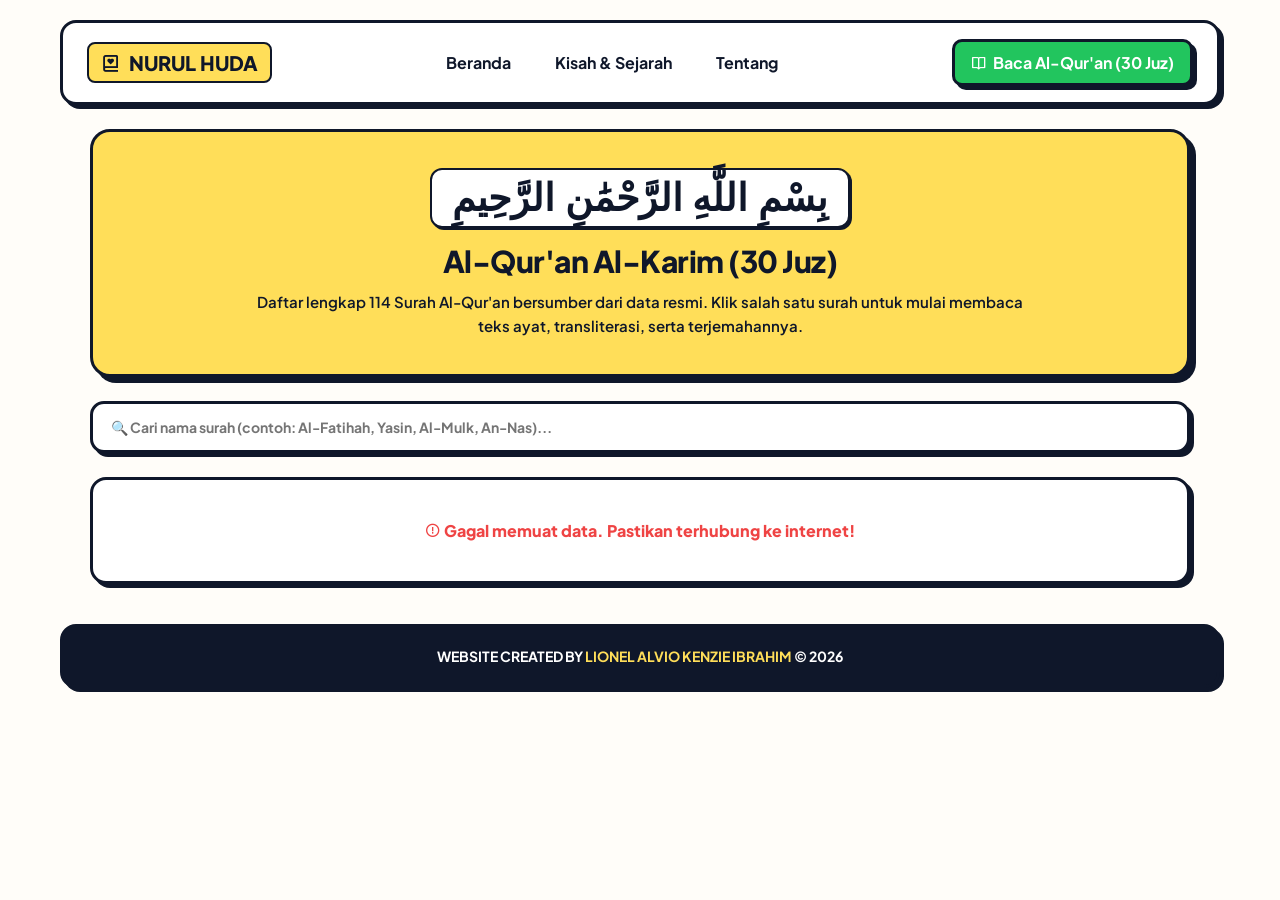
<file: quran.html>
<!DOCTYPE html>
<html lang="id">
<head>
    <meta charset="UTF-8">
    <meta name="viewport" content="width=device-width, initial-scale=1.0">
    <title>Baca Al-Qur'an 30 Juz - Nurul Huda</title>
    <link href='https://unpkg.com/boxicons@2.1.4/css/boxicons.min.css' rel='stylesheet'>
    <link href="https://fonts.googleapis.com/css2?family=Plus+Jakarta+Sans:wght@500;700;800&display=swap" rel="stylesheet">
    <style>
        :root {
            --bg-color: #FFFDF9;
            --main-color: #FFDE59; /* Kuning cerah Neo-Brutalism */
            --accent-green: #22C55E;
            --accent-purple: #A855F7;
            --accent-orange: #FB923C;
            --dark-color: #0F172A;
            --border-color: #0F172A;
            --shadow-neo: 4px 4px 0px #0F172A;
            --shadow-neo-lg: 6px 6px 0px #0F172A;
        }

        * {
            box-sizing: border-box;
            margin: 0;
            padding: 0;
            font-family: 'Plus Jakarta Sans', sans-serif;
        }

        body {
            background-color: var(--bg-color);
            color: var(--dark-color);
            padding: 20px;
            max-width: 1200px;
            margin: 0 auto;
        }

        /* Header / Navbar Konsisten */
        header {
            display: flex;
            justify-content: space-between;
            align-items: center;
            background: #ffffff;
            border: 3px solid var(--border-color);
            padding: 16px 24px;
            border-radius: 16px;
            box-shadow: var(--shadow-neo);
            margin-bottom: 24px;
            flex-wrap: wrap;
            gap: 15px;
        }

        .logo {
            font-weight: 800;
            font-size: 20px;
            display: flex;
            align-items: center;
            gap: 8px;
            background: var(--main-color);
            padding: 6px 12px;
            border: 2px solid var(--border-color);
            border-radius: 8px;
        }

        .nav-links {
            display: flex;
            gap: 12px;
            align-items: center;
        }

        .nav-links a {
            text-decoration: none;
            color: var(--dark-color);
            font-weight: 700;
            padding: 8px 14px;
            border-radius: 8px;
            border: 2px solid transparent;
            transition: 0.2s;
        }

        .nav-links a:hover, .nav-links a.active {
            background: var(--bg-color);
            border-color: var(--border-color);
            box-shadow: 2px 2px 0px var(--border-color);
        }

        .btn-quran-header {
            background: var(--accent-green);
            color: #fff;
            text-decoration: none;
            font-weight: 700;
            padding: 10px 16px;
            border: 3px solid var(--border-color);
            border-radius: 10px;
            box-shadow: var(--shadow-neo);
            display: flex;
            align-items: center;
            gap: 6px;
        }

        .container {
            max-width: 1100px;
            margin: 0 auto;
        }

        /* Hero Card dengan Kaligrafi / Nuansa Islami */
        .hero-card {
            background: var(--main-color);
            border: 3px solid var(--border-color);
            border-radius: 20px;
            padding: 36px 30px;
            text-align: center;
            margin-bottom: 24px;
            box-shadow: var(--shadow-neo-lg);
            position: relative;
            overflow: hidden;
        }

        .arabic-badge-art {
            font-size: 38px;
            font-family: 'Traditional Arabic', serif;
            font-weight: bold;
            color: var(--dark-color);
            background: #ffffff;
            display: inline-block;
            padding: 6px 20px;
            border: 2px solid var(--border-color);
            border-radius: 12px;
            box-shadow: 2px 2px 0px var(--border-color);
            margin-bottom: 14px;
        }

        .hero-card h1 {
            font-size: 30px;
            font-weight: 800;
            margin-bottom: 10px;
            letter-spacing: -0.5px;
        }

        .hero-card p {
            font-size: 15px;
            line-height: 1.6;
            max-width: 800px;
            margin: 0 auto;
            font-weight: 600;
        }

        /* Search Bar Neo-Brutalism */
        .quran-header-filter {
            display: flex;
            gap: 12px;
            margin-bottom: 24px;
        }

        .quran-search-input {
            flex: 1;
            background: #ffffff;
            border: 3px solid var(--border-color);
            padding: 14px 18px;
            border-radius: 14px;
            color: var(--dark-color);
            font-size: 14px;
            font-weight: 700;
            outline: none;
            box-shadow: var(--shadow-neo);
        }

        .quran-search-input:focus {
            background: #FEFCE8;
        }

        /* Surah Grid */
        .surah-grid {
            display: grid;
            grid-template-columns: repeat(auto-fit, minmax(300px, 1fr));
            gap: 20px;
        }

        .surah-card {
            background: #ffffff;
            border: 3px solid var(--border-color);
            border-radius: 16px;
            padding: 20px;
            display: flex;
            justify-content: space-between;
            align-items: center;
            cursor: pointer;
            box-shadow: var(--shadow-neo);
            transition: 0.15s ease;
        }

        .surah-card:hover {
            transform: translate(-3px, -3px);
            box-shadow: 7px 7px 0px var(--border-color);
            background: #FEFCE8;
        }

        .surah-left {
            display: flex;
            align-items: center;
        }

        .surah-number {
            width: 42px;
            height: 42px;
            background: var(--accent-orange);
            color: var(--dark-color);
            border-radius: 10px;
            display: flex;
            align-items: center;
            justify-content: center;
            font-weight: 800;
            font-size: 15px;
            border: 2px solid var(--border-color);
            flex-shrink: 0;
            margin-right: 14px;
            box-shadow: 2px 2px 0px var(--border-color);
        }

        .surah-info h3 {
            font-size: 16px;
            font-weight: 800;
            color: var(--dark-color);
            margin-bottom: 4px;
        }

        .surah-info p {
            font-size: 12.5px;
            font-weight: 700;
            color: #64748B;
        }

        .surah-arabic {
            font-size: 24px;
            color: var(--dark-color);
            font-family: 'Traditional Arabic', serif;
            font-weight: 800;
            text-align: right;
        }

        .loading-box {
            text-align: center;
            color: var(--dark-color);
            background: #ffffff;
            border: 3px solid var(--border-color);
            border-radius: 16px;
            padding: 40px;
            font-size: 16px;
            font-weight: 800;
            grid-column: 1 / -1;
            box-shadow: var(--shadow-neo);
        }

        /* Modal Detail Surah Neo-Brutalism */
        #surahModal {
            display: none;
            position: fixed;
            top: 0;
            left: 0;
            width: 100%;
            height: 100%;
            background: rgba(15, 23, 42, 0.85);
            z-index: 2000;
            overflow-y: auto;
            padding: 20px;
        }

        .modal-box {
            max-width: 900px;
            margin: 40px auto;
            background: #FFFDF9;
            border: 3px solid var(--border-color);
            border-radius: 20px;
            padding: 30px;
            box-shadow: var(--shadow-neo-lg);
            position: relative;
        }

        .btn-close-modal {
            position: absolute;
            top: 20px;
            right: 20px;
            background: #FEE2E2;
            color: #EF4444;
            border: 2px solid var(--border-color);
            padding: 8px 14px;
            border-radius: 10px;
            cursor: pointer;
            font-weight: 800;
            box-shadow: 2px 2px 0px var(--border-color);
            display: flex;
            align-items: center;
            gap: 4px;
        }

        .btn-close-modal:active {
            transform: translate(2px, 2px);
            box-shadow: none;
        }

        /* Footer */
        footer {
            text-align: center;
            background: #0F172A;
            color: #fff;
            padding: 20px;
            border-radius: 16px;
            border: 3px solid var(--border-color);
            box-shadow: var(--shadow-neo);
            font-weight: 700;
            font-size: 14px;
            margin-top: 40px;
            margin-bottom: 20px;
        }

        footer strong {
            color: var(--main-color);
        }
    </style>
</head>
<body>

    <!-- Header / Navbar Konsisten -->
    <header>
        <div class="logo"><i class='bx bx-book-heart'></i> NURUL HUDA</div>
        <nav class="nav-links">
            <a href="index.html">Beranda</a>
            <a href="kisah.html">Kisah & Sejarah</a>
            <a href="tentang.html">Tentang</a>
        </nav>
        <a href="quran.html" class="btn-quran-header">
            <i class='bx bx-book-open'></i> Baca Al-Qur'an (30 Juz)
        </a>
    </header>

    <div class="container">
        <!-- Hero Card dengan Kaligrafi -->
        <div class="hero-card">
            <div class="arabic-badge-art">بِسْمِ اللَّهِ الرَّحْمَٰنِ الرَّحِيمِ</div>
            <h1>Al-Qur'an Al-Karim (30 Juz)</h1>
            <p>Daftar lengkap 114 Surah Al-Qur'an bersumber dari data resmi. Klik salah satu surah untuk mulai membaca teks ayat, transliterasi, serta terjemahannya.</p>
        </div>

        <!-- Filter / Search Box -->
        <div class="quran-header-filter">
            <input type="text" id="searchInput" class="quran-search-input" placeholder="🔍 Cari nama surah (contoh: Al-Fatihah, Yasin, Al-Mulk, An-Nas)..." onkeyup="filterSurah()">
        </div>
        
        <!-- List Surah -->
        <div class="surah-grid" id="surahContainer">
            <div class="loading-box"><i class='bx bx-loader-alt bx-spin'></i> Memuat 114 Surah Al-Qur'an...</div>
        </div>
    </div>

    <footer>
        WEBSITE CREATED BY <strong>LIONEL ALVIO KENZIE IBRAHIM</strong> &copy; 2026
    </footer>

    <!-- Modal Detail Surah -->
    <div id="surahModal">
        <div class="modal-box">
            <button class="btn-close-modal" onclick="closeModal()"><i class='bx bx-x'></i> Tutup</button>
            <div id="modalContent"></div>
        </div>
    </div>

    <script>
        let allSurahs = [];

        async function fetchSurahList() {
            try {
                const response = await fetch('https://equran.id/api/v2/surat');
                const json = await response.json();
                allSurahs = json.data;
                renderSurahList(allSurahs);
            } catch (error) {
                document.getElementById('surahContainer').innerHTML = `
                    <div class="loading-box" style="color:#ef4444;">
                        <i class='bx bx-error-circle'></i> Gagal memuat data. Pastikan terhubung ke internet!
                    </div>`;
            }
        }

        function renderSurahList(data) {
            const container = document.getElementById('surahContainer');
            container.innerHTML = '';
            data.forEach(surah => {
                const card = document.createElement('div');
                card.className = 'surah-card';
                card.onclick = () => loadDetailSurah(surah.nomor);
                card.innerHTML = `
                    <div class="surah-left">
                        <div class="surah-number">${surah.nomor}</div>
                        <div class="surah-info">
                            <h3>${surah.namaLatin}</h3>
                            <p>${surah.arti} • ${surah.jumlahAyat} Ayat</p>
                        </div>
                    </div>
                    <div class="surah-arabic">${surah.nama}</div>
                `;
                container.appendChild(card);
            });
        }

        function filterSurah() {
            const query = document.getElementById('searchInput').value.toLowerCase();
            const filtered = allSurahs.filter(s => 
                s.namaLatin.toLowerCase().includes(query) || 
                s.arti.toLowerCase().includes(query) ||
                s.nama.includes(query)
            );
            renderSurahList(filtered);
        }

        async function loadDetailSurah(nomor) {
            const modal = document.getElementById('surahModal');
            const content = document.getElementById('modalContent');
            modal.style.display = 'block';
            content.innerHTML = '<div class="loading-box"><i class=\'bx bx-loader-alt bx-spin\'></i> Memuat seluruh ayat dan terjemahan...</div>';

            try {
                const res = await fetch(`https://equran.id/api/v2/surat/${nomor}`);
                const json = await res.json();
                const data = json.data;

                let html = `
                    <div style="text-align:center; margin-bottom:28px; border-bottom:3px solid var(--border-color); padding-bottom:20px;">
                        <div style="font-size:32px; font-family:'Traditional Arabic', serif; font-weight:bold; margin-bottom:8px;">${data.nama}</div>
                        <h2 style="color:var(--dark-color); font-size:26px; font-weight:800; margin-bottom:4px;">${data.namaLatin}</h2>
                        <p style="color:#64748B; font-size:14px; font-weight:700;">Arti: ${data.arti} | Tempat Turun: ${data.tempatTurun} | Jumlah Ayat: ${data.jumlahAyat}</p>
                        <p style="margin-top:12px; font-size:13.5px; color:#334155; line-height:1.6; font-weight:500; background:#F8FAFC; padding:14px; border:2px solid var(--border-color); border-radius:12px;">${data.deskripsi}</p>
                    </div>
                    <div style="display:flex; flex-direction:column; gap:20px;">
                `;

                data.ayat.forEach(ayat => {
                    html += `
                        <div style="background:#ffffff; border:3px solid var(--border-color); padding:22px; border-radius:16px; box-shadow: 3px 3px 0px var(--border-color);">
                            <div style="display:flex; justify-content:space-between; align-items:center; margin-bottom:14px;">
                                <span style="background:var(--main-color); color:var(--dark-color); padding:4px 12px; border-radius:8px; font-size:12px; font-weight:800; border:2px solid var(--border-color);">Ayat ${ayat.nomorAyat}</span>
                            </div>
                            <div style="font-size:30px; color:var(--dark-color); text-align:right; margin-bottom:18px; font-family:'Traditional Arabic', serif; font-weight:bold; line-height:2.4;">${ayat.teksArab}</div>
                            <div style="font-size:14px; color:#D97706; margin-bottom:10px; font-style:italic; font-weight:700; line-height:1.6;">${ayat.teksLatin}</div>
                            <div style="font-size:13.5px; color:#334155; line-height:1.7; font-weight:600;">${ayat.teksIndonesia}</div>
                        </div>
                    `;
                });

                html += `</div>`;
                content.innerHTML = html;
            } catch (err) {
                content.innerHTML = '<p style="color:#ef4444; text-align:center; padding:30px; font-weight:800;">Gagal memuat detail ayat. Periksa koneksi internet.</p>';
            }
        }

        function closeModal() {
            document.getElementById('surahModal').style.display = 'none';
        }

        // Ambil data pas halaman dibuka
        fetchSurahList();
    </script>
</body>
</html>
</file>
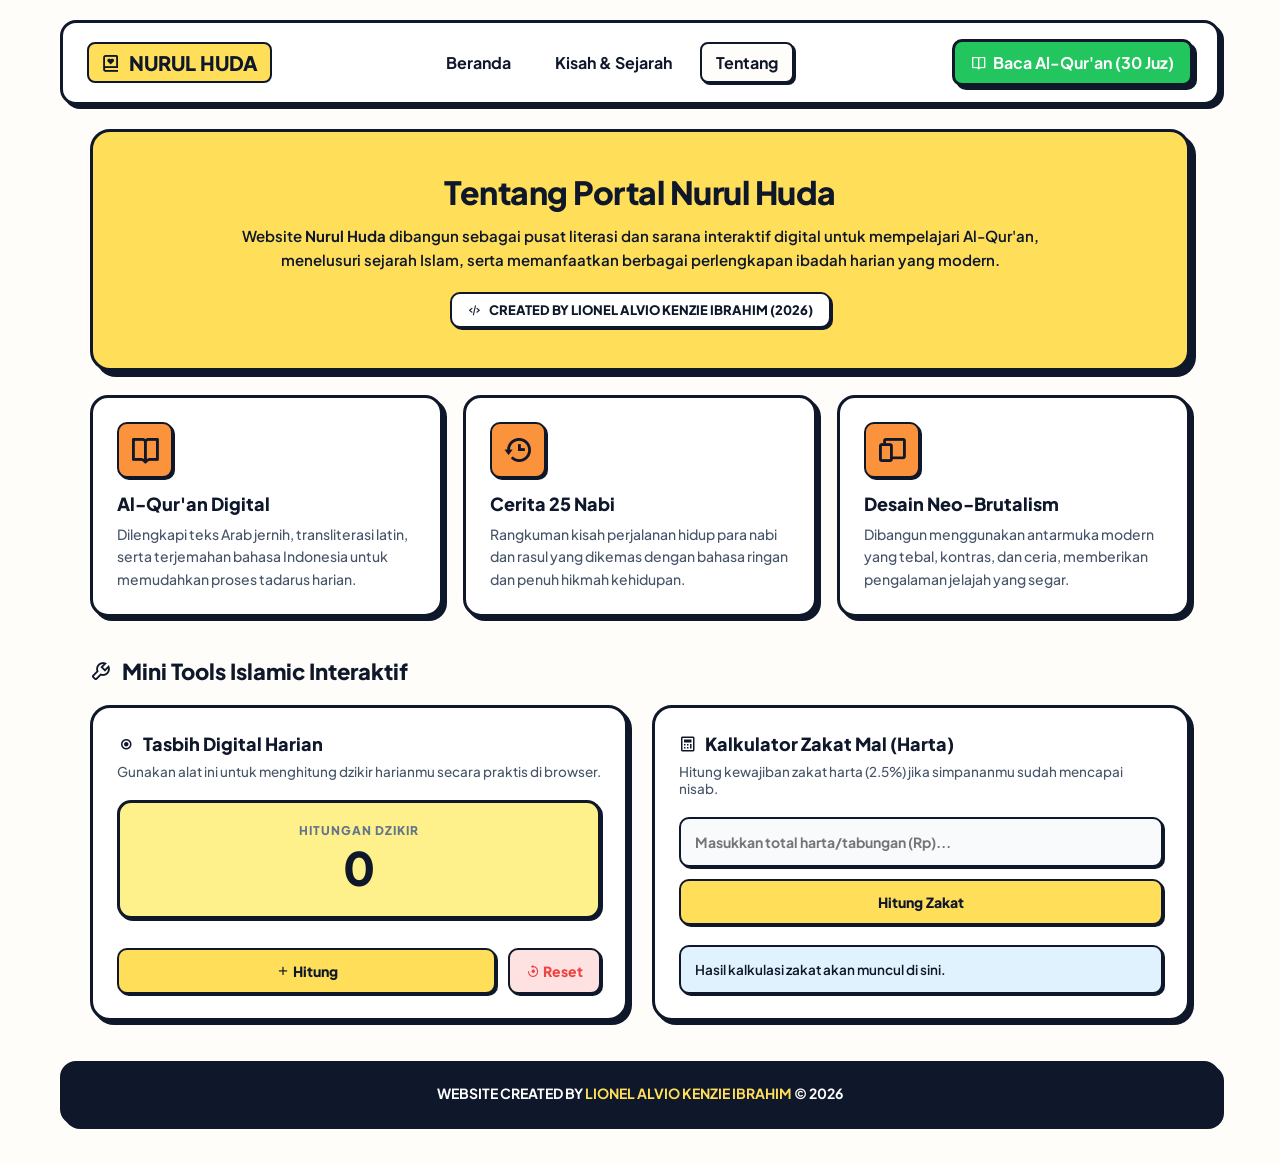
<file: tentang.html>
<!DOCTYPE html>
<html lang="id">
<head>
    <meta charset="UTF-8">
    <meta name="viewport" content="width=device-width, initial-scale=1.0">
    <title>Tentang & Tools Islamic - Nurul Huda</title>
    <!-- Boxicons untuk Ikon -->
    <link href='https://unpkg.com/boxicons@2.1.4/css/boxicons.min.css' rel='stylesheet'>
    <!-- Google Fonts -->
    <link href="https://fonts.googleapis.com/css2?family=Plus+Jakarta+Sans:wght@500;700;800&display=swap" rel="stylesheet">
    
    <style>
        :root {
            --bg-color: #FFFDF9;
            --main-color: #FFDE59; /* Kuning cerah Neo-Brutalism */
            --accent-green: #22C55E;
            --accent-purple: #A855F7;
            --accent-orange: #FB923C;
            --dark-color: #0F172A;
            --border-color: #0F172A;
            --shadow-neo: 4px 4px 0px #0F172A;
            --shadow-neo-lg: 6px 6px 0px #0F172A;
        }

        * {
            box-sizing: border-box;
            margin: 0;
            padding: 0;
            font-family: 'Plus Jakarta Sans', sans-serif;
        }

        body {
            background-color: var(--bg-color);
            color: var(--dark-color);
            padding: 20px;
            max-width: 1200px;
            margin: 0 auto;
        }

        /* Header / Navbar Konsisten */
        header {
            display: flex;
            justify-content: space-between;
            align-items: center;
            background: #ffffff;
            border: 3px solid var(--border-color);
            padding: 16px 24px;
            border-radius: 16px;
            box-shadow: var(--shadow-neo);
            margin-bottom: 24px;
            flex-wrap: wrap;
            gap: 15px;
        }

        .logo {
            font-weight: 800;
            font-size: 20px;
            display: flex;
            align-items: center;
            gap: 8px;
            background: var(--main-color);
            padding: 6px 12px;
            border: 2px solid var(--border-color);
            border-radius: 8px;
        }

        .nav-links {
            display: flex;
            gap: 12px;
            align-items: center;
        }

        .nav-links a {
            text-decoration: none;
            color: var(--dark-color);
            font-weight: 700;
            padding: 8px 14px;
            border-radius: 8px;
            border: 2px solid transparent;
            transition: 0.2s;
        }

        .nav-links a:hover, .nav-links a.active {
            background: var(--bg-color);
            border-color: var(--border-color);
            box-shadow: 2px 2px 0px var(--border-color);
        }

        .btn-quran-header {
            background: var(--accent-green);
            color: #fff;
            text-decoration: none;
            font-weight: 700;
            padding: 10px 16px;
            border: 3px solid var(--border-color);
            border-radius: 10px;
            box-shadow: var(--shadow-neo);
            display: flex;
            align-items: center;
            gap: 6px;
            transition: 0.1s;
        }

        .btn-quran-header:active {
            transform: translate(2px, 2px);
            box-shadow: 2px 2px 0px var(--border-color);
        }

        .container {
            max-width: 1100px;
            margin: 0 auto;
        }

        /* Hero Card */
        .hero-card {
            background: var(--main-color);
            border: 3px solid var(--border-color);
            border-radius: 20px;
            padding: 40px 30px;
            text-align: center;
            margin-bottom: 24px;
            box-shadow: var(--shadow-neo-lg);
        }

        .hero-card h1 {
            font-size: 32px;
            font-weight: 800;
            margin-bottom: 12px;
            letter-spacing: -0.5px;
        }

        .hero-card p {
            font-size: 15px;
            line-height: 1.6;
            max-width: 800px;
            margin: 0 auto;
            font-weight: 600;
        }

        .dev-badge {
            display: inline-flex;
            align-items: center;
            gap: 8px;
            background: #ffffff;
            color: var(--dark-color);
            padding: 8px 16px;
            border-radius: 10px;
            border: 2px solid var(--border-color);
            font-weight: 800;
            font-size: 13px;
            margin-top: 20px;
            box-shadow: 2px 2px 0px var(--border-color);
        }

        /* About Grid */
        .about-grid {
            display: grid;
            grid-template-columns: repeat(auto-fit, minmax(280px, 1fr));
            gap: 20px;
            margin-bottom: 40px;
        }

        .about-card {
            background: #ffffff;
            border: 3px solid var(--border-color);
            border-radius: 18px;
            padding: 24px;
            box-shadow: var(--shadow-neo);
            transition: 0.15s ease;
        }

        .about-card:hover {
            transform: translate(-3px, -3px);
            box-shadow: 7px 7px 0px var(--border-color);
            background: #FEFCE8;
        }

        .about-card i {
            font-size: 32px;
            color: var(--dark-color);
            background: var(--accent-orange);
            padding: 10px;
            border: 2px solid var(--border-color);
            border-radius: 10px;
            margin-bottom: 14px;
            display: inline-block;
            box-shadow: 2px 2px 0px var(--border-color);
        }

        .about-card h3 {
            font-size: 18px;
            font-weight: 800;
            color: var(--dark-color);
            margin-bottom: 8px;
        }

        .about-card p {
            font-size: 14px;
            color: #475569;
            line-height: 1.6;
            font-weight: 500;
        }

        /* Tools Section */
        .tools-section {
            margin-bottom: 40px;
        }

        .section-title {
            color: var(--dark-color);
            font-size: 22px;
            font-weight: 800;
            margin-bottom: 20px;
            display: flex;
            align-items: center;
            gap: 10px;
        }

        .tools-grid {
            display: grid;
            grid-template-columns: repeat(auto-fit, minmax(320px, 1fr));
            gap: 24px;
        }

        .tool-box {
            background: #ffffff;
            border: 3px solid var(--border-color);
            border-radius: 20px;
            padding: 24px;
            box-shadow: var(--shadow-neo);
            display: flex;
            flex-direction: column;
            justify-content: space-between;
        }

        .tool-box h4 {
            color: var(--dark-color);
            font-size: 18px;
            font-weight: 800;
            margin-bottom: 8px;
            display: flex;
            align-items: center;
            gap: 8px;
        }

        .tool-box p {
            font-size: 13.5px;
            color: #475569;
            margin-bottom: 20px;
            font-weight: 500;
        }

        /* Tasbih Tool */
        .tasbih-display {
            background: #FEF08A;
            border: 3px solid var(--border-color);
            border-radius: 14px;
            padding: 20px;
            text-align: center;
            margin-bottom: 16px;
            box-shadow: 2px 2px 0px var(--border-color);
        }

        .tasbih-count {
            font-size: 46px;
            font-weight: 800;
            color: var(--dark-color);
        }

        .tasbih-label {
            font-size: 12px;
            font-weight: 800;
            color: #64748B;
            text-transform: uppercase;
            letter-spacing: 1px;
        }

        .tasbih-btn-group {
            display: flex;
            gap: 12px;
        }

        /* Tombol Neo-Brutalism */
        .btn-gold {
            background: var(--main-color);
            color: var(--dark-color);
            border: 2px solid var(--border-color);
            padding: 12px 16px;
            border-radius: 10px;
            font-weight: 800;
            font-size: 14px;
            cursor: pointer;
            flex: 1;
            box-shadow: 2px 2px 0px var(--border-color);
            transition: 0.1s;
        }

        .btn-gold:hover {
            background: #fde047;
        }

        .btn-gold:active {
            transform: translate(2px, 2px);
            box-shadow: none;
        }

        .btn-outline-red {
            background: #FEE2E2;
            color: #EF4444;
            border: 2px solid var(--border-color);
            padding: 12px 16px;
            border-radius: 10px;
            font-weight: 800;
            font-size: 14px;
            cursor: pointer;
            box-shadow: 2px 2px 0px var(--border-color);
            transition: 0.1s;
        }

        .btn-outline-red:active {
            transform: translate(2px, 2px);
            box-shadow: none;
        }

        /* Zakat Tool */
        .zakat-input {
            width: 100%;
            background: #F8FAFC;
            border: 2px solid var(--border-color);
            padding: 14px;
            border-radius: 10px;
            color: var(--dark-color);
            font-size: 14px;
            font-weight: 700;
            margin-bottom: 12px;
            outline: none;
            box-shadow: 2px 2px 0px var(--border-color);
        }

        .zakat-input:focus {
            background: #ffffff;
        }

        .zakat-result {
            background: #E0F2FE;
            border: 2px solid var(--border-color);
            padding: 14px;
            border-radius: 10px;
            font-size: 13.5px;
            color: var(--dark-color);
            font-weight: 600;
            margin-top: 12px;
            box-shadow: 2px 2px 0px var(--border-color);
        }

        /* Footer */
        footer {
            text-align: center;
            background: #0F172A;
            color: #fff;
            padding: 20px;
            border-radius: 16px;
            border: 3px solid var(--border-color);
            box-shadow: var(--shadow-neo);
            font-weight: 700;
            font-size: 14px;
            margin-top: 40px;
            margin-bottom: 20px;
        }

        footer strong {
            color: var(--main-color);
        }
    </style>
</head>
<body>

    <!-- Header / Navbar Konsisten -->
    <header>
        <div class="logo"><i class='bx bx-book-heart'></i> NURUL HUDA</div>
        <nav class="nav-links">
            <a href="index.html">Beranda</a>
            <a href="kisah.html">Kisah & Sejarah</a>
            <a href="tentang.html" class="active">Tentang</a>
        </nav>
        <a href="quran.html" class="btn-quran-header">
            <i class='bx bx-book-open'></i> Baca Al-Qur'an (30 Juz)
        </a>
    </header>

    <div class="container">
        <!-- Hero Card -->
        <div class="hero-card">
            <h1>Tentang Portal Nurul Huda</h1>
            <p>Website <strong>Nurul Huda</strong> dibangun sebagai pusat literasi dan sarana interaktif digital untuk mempelajari Al-Qur'an, menelusuri sejarah Islam, serta memanfaatkan berbagai perlengkapan ibadah harian yang modern.</p>
            <div class="dev-badge">
                <i class='bx bx-code-alt'></i> CREATED BY LIONEL ALVIO KENZIE IBRAHIM (2026)
            </div>
        </div>

        <!-- About Cards Grid -->
        <div class="about-grid">
            <div class="about-card">
                <i class='bx bx-book-open'></i>
                <h3>Al-Qur'an Digital</h3>
                <p>Dilengkapi teks Arab jernih, transliterasi latin, serta terjemahan bahasa Indonesia untuk memudahkan proses tadarus harian.</p>
            </div>
            <div class="about-card">
                <i class='bx bx-history'></i>
                <h3>Cerita 25 Nabi</h3>
                <p>Rangkuman kisah perjalanan hidup para nabi dan rasul yang dikemas dengan bahasa ringan dan penuh hikmah kehidupan.</p>
            </div>
            <div class="about-card">
                <i class='bx bx-devices'></i>
                <h3>Desain Neo-Brutalism</h3>
                <p>Dibangun menggunakan antarmuka modern yang tebal, kontras, dan ceria, memberikan pengalaman jelajah yang segar.</p>
            </div>
        </div>

        <!-- Mini Tools Section -->
        <div class="tools-section">
            <h3 class="section-title"><i class='bx bx-wrench'></i> Mini Tools Islamic Interaktif</h3>
            <div class="tools-grid">
                
                <!-- Tasbih Digital -->
                <div class="tool-box">
                    <div>
                        <h4><i class='bx bx-radio-circle-marked'></i> Tasbih Digital Harian</h4>
                        <p>Gunakan alat ini untuk menghitung dzikir harianmu secara praktis di browser.</p>
                        <div class="tasbih-display">
                            <div class="tasbih-label">Hitungan Dzikir</div>
                            <div class="tasbih-count" id="tasbihCount">0</div>
                        </div>
                    </div>
                    <div class="tasbih-btn-group">
                        <button class="btn-gold" onclick="hitungTasbih()"><i class='bx bx-plus'></i> Hitung</button>
                        <button class="btn-outline-red" onclick="resetTasbih()"><i class='bx bx-reset'></i> Reset</button>
                    </div>
                </div>

                <!-- Kalkulator Zakat -->
                <div class="tool-box">
                    <div>
                        <h4><i class='bx bx-calculator'></i> Kalkulator Zakat Mal (Harta)</h4>
                        <p>Hitung kewajiban zakat harta (2.5%) jika simpananmu sudah mencapai nisab.</p>
                        <input type="number" id="jumlahHarta" class="zakat-input" placeholder="Masukkan total harta/tabungan (Rp)...">
                    </div>
                    <div>
                        <button class="btn-gold" style="width: 100%; margin-bottom: 8px;" onclick="hitungZakat()">Hitung Zakat</button>
                        <div class="zakat-result" id="zakatResult">
                            Hasil kalkulasi zakat akan muncul di sini.
                        </div>
                    </div>
                </div>

            </div>
        </div>
    </div>

    <footer>
        WEBSITE CREATED BY <strong>LIONEL ALVIO KENZIE IBRAHIM</strong> &copy; 2026
    </footer>

    <script>
        // Logika Tasbih Digital
        let count = 0;
        function hitungTasbih() {
            count++;
            document.getElementById('tasbihCount').innerText = count;
        }
        function resetTasbih() {
            count = 0;
            document.getElementById('tasbihCount').innerText = count;
        }

        // Logika Kalkulator Zakat Mal
        function hitungZakat() {
            const harta = document.getElementById('jumlahHarta').value;
            const resultBox = document.getElementById('zakatResult');
            
            if (!harta || harta <= 0) {
                resultBox.innerHTML = "<span style='color: #ef4444; font-weight: 700;'>Masukkan nominal harta yang valid!</span>";
                return;
            }

            const zakat = harta * 0.025;
            const formatRupiah = new Intl.NumberFormat('id-ID', { style: 'currency', currency: 'IDR' }).format(zakat);
            
            resultBox.innerHTML = `Zakat yang harus dikeluarkan (2.5%): <br><strong style="color: #0F172A; font-size: 15px;">${formatRupiah}</strong>`;
        }
    </script>
</body>
</html>
</file>
